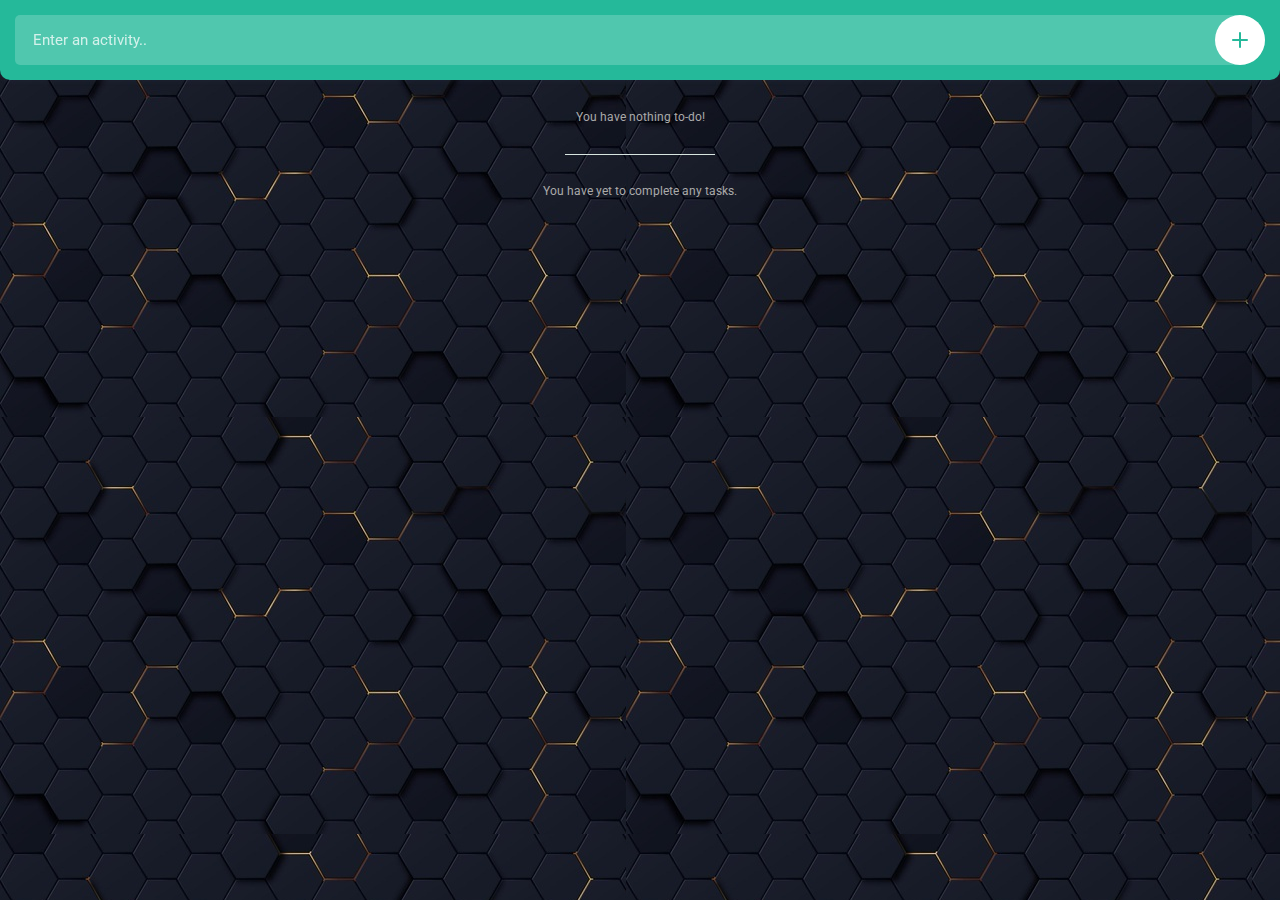
<file: index.html>
<!DOCTYPE html>
<html>

<head>
	<!-- Content Type Meta tag -->
	<meta http-equiv="Content-Type" content="text/html; charset=UTF-8">
	<link rel="icon" type="image/png" href="logo.png" />
	<meta property="og:title" content="Shobhit Jain">
	<meta property="og:site_name" content="Todo-List System">
	<meta property="og:description" content="Todo List College Minor Project">
	<meta name="description" content="TODO">
	<meta property="theme-color" content="#B81217">
	<meta property="og:image" content="">
	<meta property="og:url" content="http://www.todoplanner.ga">
	<!--Responsive Viewport Meta tag-->
	<meta name="viewport" content="width=device-width, initial-scale=1, user-scalable=no">

	<title>Todo Planner</title>

	<!-- Roboto font embed -->
	<link href="https://fonts.googleapis.com/css?family=Roboto:400,500,700" rel="stylesheet">

	<!-- Stylesheets -->
	<link rel="stylesheet" type="text/css" href="resources/css/reset.min.css">
	<link rel="stylesheet" type="text/css" href="resources/css/style.css">
</head>

<body>

	<header>
		<input type="text" placeholder="Enter an activity.." id="item">
		<button id="add">
			<svg version="1.1" xmlns="http://www.w3.org/2000/svg" xmlns:xlink="http://www.w3.org/1999/xlink" x="0px"
				y="0px" viewBox="0 0 16 16" style="enable-background:new 0 0 16 16;" xml:space="preserve">
				<g>
					<path class="fill"
						d="M16,8c0,0.5-0.5,1-1,1H9v6c0,0.5-0.5,1-1,1s-1-0.5-1-1V9H1C0.5,9,0,8.5,0,8s0.5-1,1-1h6V1c0-0.5,0.5-1,1-1s1,0.5,1,1v6h6C15.5,7,16,7.5,16,8z" />
				</g>
			</svg>
		</button>
	</header>

	<div class="container">
		<!-- Uncompleted tasks -->
		<ul class="todo" id="todo"></ul>

		<!-- Completed tasks -->
		<ul class="todo" id="completed"></ul>
	</div>

	<!-- JavaScripts -->
	<script src="resources/js/main.js"></script>
</body>

</html>
</file>
<file: resources/css/style.css>
@charset "UTF-8";

body {
  background-image: url("bkl.jpg");
  /* background: #000000; */
  padding: 80px 0 0 0;
}

body, input, button {
  font-family: 'Roboto', sans-serif;
}

.noFill {
  fill: none;
}

header {
  width: 100%;
  height: 80px;

  position: fixed;
  padding: 15px;
  top: 0;
  left: 0;
  z-index: 5;

  background: #25b99a;
  box-shadow: 0px 2px 4px rgba(44, 62, 80, 0.15);
  border-bottom-right-radius: 10px;
  border-bottom-left-radius: 10px;
}

header input {
  width: 100%;
  height: 50px;
  float: left;
  color: #fff;
  font-size: 15px;
  font-weight: 400;
  text-indent: 18px;
  padding: 0 60px 0 0;
  background: rgba(255, 255, 255, 0.2);
  border-radius: 5px 25px 25px 5px;
  border: 0px;
  box-shadow: none;
  outline: none;

  -webkit-appearance: none;
  -moz-appearance: none;
}

header input::-webkit-input-placeholder {
  color: rgba(255, 255, 255, 0.75);
}

header input:-moz-input-placeholder {
  color: rgba(255, 255, 255, 0.75);
}

header input::-moz-input-placeholder {
  color: rgba(255, 255, 255, 0.75);
}

header input:-ms-input-placeholder {
  color: rgba(255, 255, 255, 0.75);
}

header button {
  width: 50px;
  height: 50px;

  position:absolute;
  top:15px;
  right:15px;
  z-index:2;

  border-radius: 25px;
  background: #fff;
  border: 0px;
  box-shadow: none;
  outline: none;
  cursor: pointer;

  -webkit-appearance: none;
  -moz-appearance: none;
}

header button svg {
  width: 16px;
  height: 16px;

  position: absolute;
  top: 50%;
  left: 50%;

  margin: -8px 0 0 -8px;
}

header button svg .fill {
  fill: #25b99a;
}

.container {
  width: 100%;
  float: left;
  padding: 15px;
}

ul.todo {
  width: 100%;
  float: left;
}

ul.todo li {
  width: 100%;
  min-height: 50px;
  float: left;
  font-size: 14px;
  font-weight: 500;
  color: #444;
  line-height: 22px;

  background: #FF00FF;
  border-radius: 5px;
  position: relative;
  box-shadow: 0px 1px 2px rgba(44, 62, 80, 0.10);
  margin: 0 0 10px 0;
  padding: 14px 100px 14px 14px;
  word-break: break-word;
}

ul.todo li:last-of-type {
  margin: 0;
}

ul.todo li .buttons {
  width: 100px;
  height: 50px;

  position: absolute;
  top: 0;
  right: 0;
}

ul.todo li .buttons button {
  width: 50px;
  height: 50px;
  float: left;
  background: none;
  position: relative;
  border: 0px;
  box-shadow: none;
  outline: none;
  cursor: pointer;

  -webkit-appearance: none;
  -moz-appearance: none;
}

ul.todo li .buttons button:last-of-type:before {
  content: '';
  width: 1px;
  height: 30px;
  background: #edf0f1;

  position: absolute;
  top: 10px;
  left: 0;
}

ul.todo li .buttons button svg {
  width: 22px;
  height: 22px;

  position: absolute;
  top: 50%;
  left: 50%;

  margin: -11px 0 0 -11px;
}

ul.todo li .buttons button.complete svg {
  border-radius: 11px;
  border: 1.5px solid #25b99a;

  transition: background 0.2s ease;
}

ul.todo#completed li .buttons button.complete svg {
  background: #25b99a;
  border: 0px;
}

ul.todo:not(#completed) li .buttons button.complete:hover svg {
  background: rgba(37, 185, 154, 0.75);
}

ul.todo:not(#completed) li .buttons button.complete:hover svg .fill {
  fill: #fff;
}

ul.todo#completed li .buttons button.complete svg .fill {
  fill: #fff;
}

ul.todo li .buttons button svg .fill {
  transition: fill 0.2s ease;
}

ul.todo li .buttons button.remove svg .fill {
  fill: #c0cecb;
}

ul.todo li .buttons button.remove:hover svg .fill {
  fill: #e85656;
}

ul.todo li .buttons button.complete svg .fill {
  fill: #25b99a;
}

ul.todo#completed {
  position: relative;
  padding: 60px 0 0 0;
}

ul.todo#completed:before {
  content: '';
  width: 150px;
  height: 1px;
  background: #d8e5e0;

  position: absolute;
  top: 30px;
  left: 50%;

  margin: 0 0 0 -75px;
}

ul.todo#todo:empty:after {
  content: 'You have nothing to-do!';
  margin: 15px 0 0 0;
}

ul.todo#completed:empty:after {
  content: 'You have yet to complete any tasks.';
}

ul.todo#todo:after,
ul.todo#completed:after {
  width: 100%;
  display: block;
  text-align: center;
  font-size: 12px;
  color: #aaa;
}
</file>
